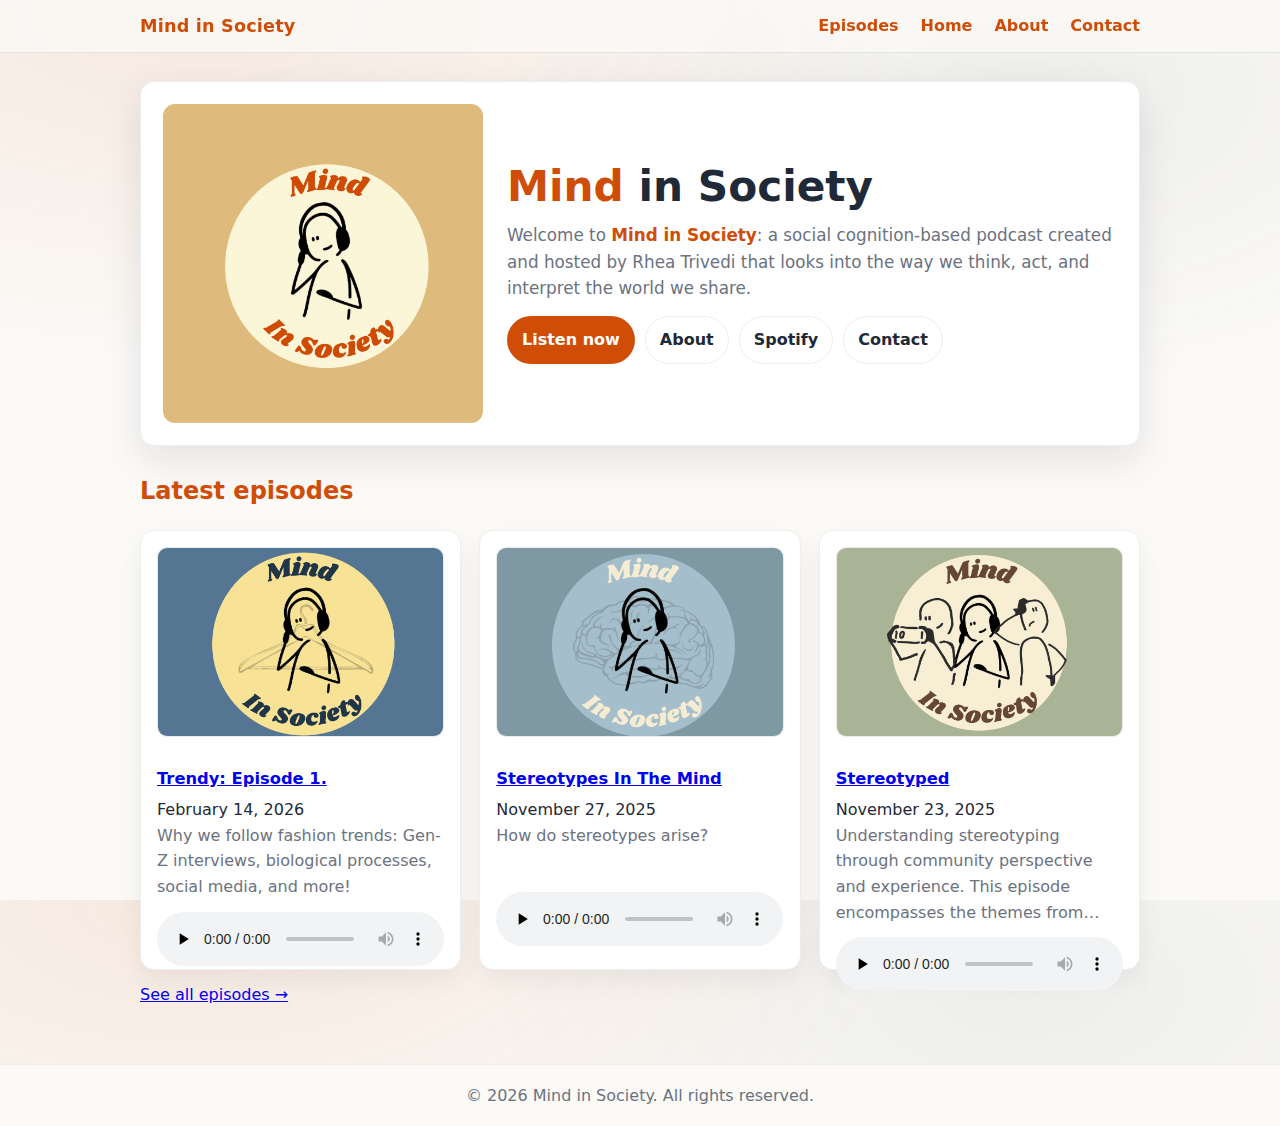
<file: index.html>
<!doctype html>
<html lang="en">
<head>
  <meta charset="utf-8" />
  <meta name="viewport" content="width=device-width,initial-scale=1" />
  <title>Mind in Society — Home</title>
  <link rel="stylesheet" href="css/styles.css">

  <link rel="icon" href="images/logo.png" sizes="32x32">
  <link rel="icon" href="images/logo.png" sizes="192x192">
  <link rel="apple-touch-icon" href="images/logo.png">
  <link rel="icon" type="image/png" href="images/logo.png">
</head>
<body>
  <div id="site-header"></div>

  <main class="site-container">
    <section class="hero hero-split">
      <div class="hero-media">
        <img src="images/logo.png" alt="Mind in Society cover art" class="hero-logo">
      </div>

      <div class="hero-copy">
        <h1><span class="mind">Mind</span> in Society</h1>

        <p>
          Welcome to <span class="mind">Mind in Society</span>: a social cognition-based podcast created and
          hosted by Rhea Trivedi that looks into the way we think, act, and interpret the world we share.
        </p>

        <div class="hero-actions">
          <a class="button primary" href="episodes.html">Listen now</a>
          <a class="button" href="about.html">About</a>
          <a class="button" href="https://open.spotify.com/show/1x2sQyo7RNG2yb5lcRJ6dx?si=89dc26b333c34d35">Spotify</a>
          <a class="button" href="contact.html">Contact</a>
        </div>
      </div>
    </section>

    <section class="latest-episodes">
      <h2 class="mind">Latest episodes</h2>
      <div id="latest-list" class="episode-grid"></div>
      <p class="see-all"><a href="episodes.html">See all episodes →</a></p>
    </section>
  </main>

  <div id="site-footer"></div>

  <script src="js/site.js" defer></script>
  <script>
    document.addEventListener('DOMContentLoaded', () => {
      site.init();
      site.renderLatestEpisodes('#latest-list', 3);
    });
  </script>
</body>
</html>
</file>
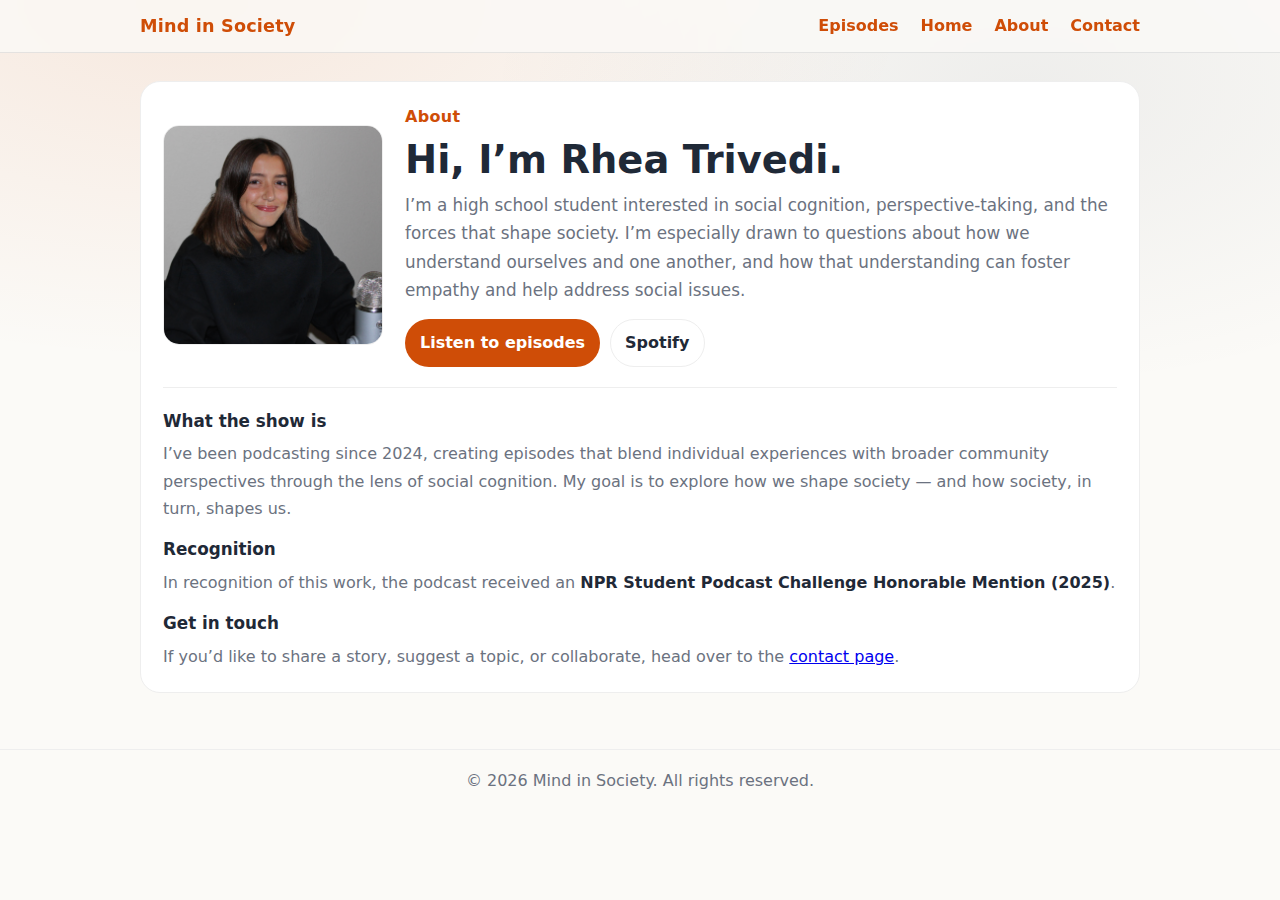
<file: about.html>
<!doctype html>
<html lang="en">
<head>
  <meta charset="utf-8" />
  <meta name="viewport" content="width=device-width,initial-scale=1" />
  <title>Mind in Society — About</title>
  <link rel="stylesheet" href="css/styles.css">
  <link rel="icon" href="images/logo.png" sizes="32x32">
  <link rel="icon" href="images/logo.png" sizes="192x192">
  <link rel="apple-touch-icon" href="images/logo.png">
  <link rel="icon" type="image/png" href="images/logo.png">
</head>
<body>
  <div id="site-header"></div>

  <main class="site-container">
    <section class="about-card">
      <div class="about-hero">
        <img src="images/rhea.jpg" alt="Rhea Trivedi" class="about-photo-lg">

        <div class="about-intro">
          <p class="kicker"><span class="mind">About</span></p>
          <h1>Hi, I’m Rhea Trivedi.</h1>
          <p class="lede">
            I’m a high school student interested in social cognition, perspective-taking, and the forces
            that shape society. I’m especially drawn to questions about how we understand ourselves and
            one another, and how that understanding can foster empathy and help address social issues.
          </p>

          <div class="about-actions">
            <a class="button primary" href="episodes.html">Listen to episodes</a>
            <a class="button" href="https://open.spotify.com/show/1x2sQyo7RNG2yb5lcRJ6dx?si=4f0c9fa5064a4646" target="_blank" rel="noopener noreferrer">
              Spotify
            </a>
          </div>
        </div>
      </div>

      <hr class="soft-divider">

      <div class="about-sections">
        <section>
          <h2>What the show is</h2>
          <p>
            I’ve been podcasting since 2024, creating episodes that blend individual experiences with
            broader community perspectives through the lens of social cognition. My goal is to explore
            how we shape society — and how society, in turn, shapes us.
          </p>
        </section>

        <section>
          <h2>Recognition</h2>
          <p>
            In recognition of this work, the podcast received an
            <span class="highlight">NPR Student Podcast Challenge Honorable Mention (2025)</span>.
          </p>
        </section>

        <section>
          <h2>Get in touch</h2>
          <p>
            If you’d like to share a story, suggest a topic, or collaborate, head over to the
            <a href="contact.html">contact page</a>.
          </p>
        </section>
      </div>
    </section>
  </main>

  <div id="site-footer"></div>

  <script src="js/site.js" defer></script>
  <script>document.addEventListener('DOMContentLoaded', () => site.init());</script>
</body>
</html>
</file>
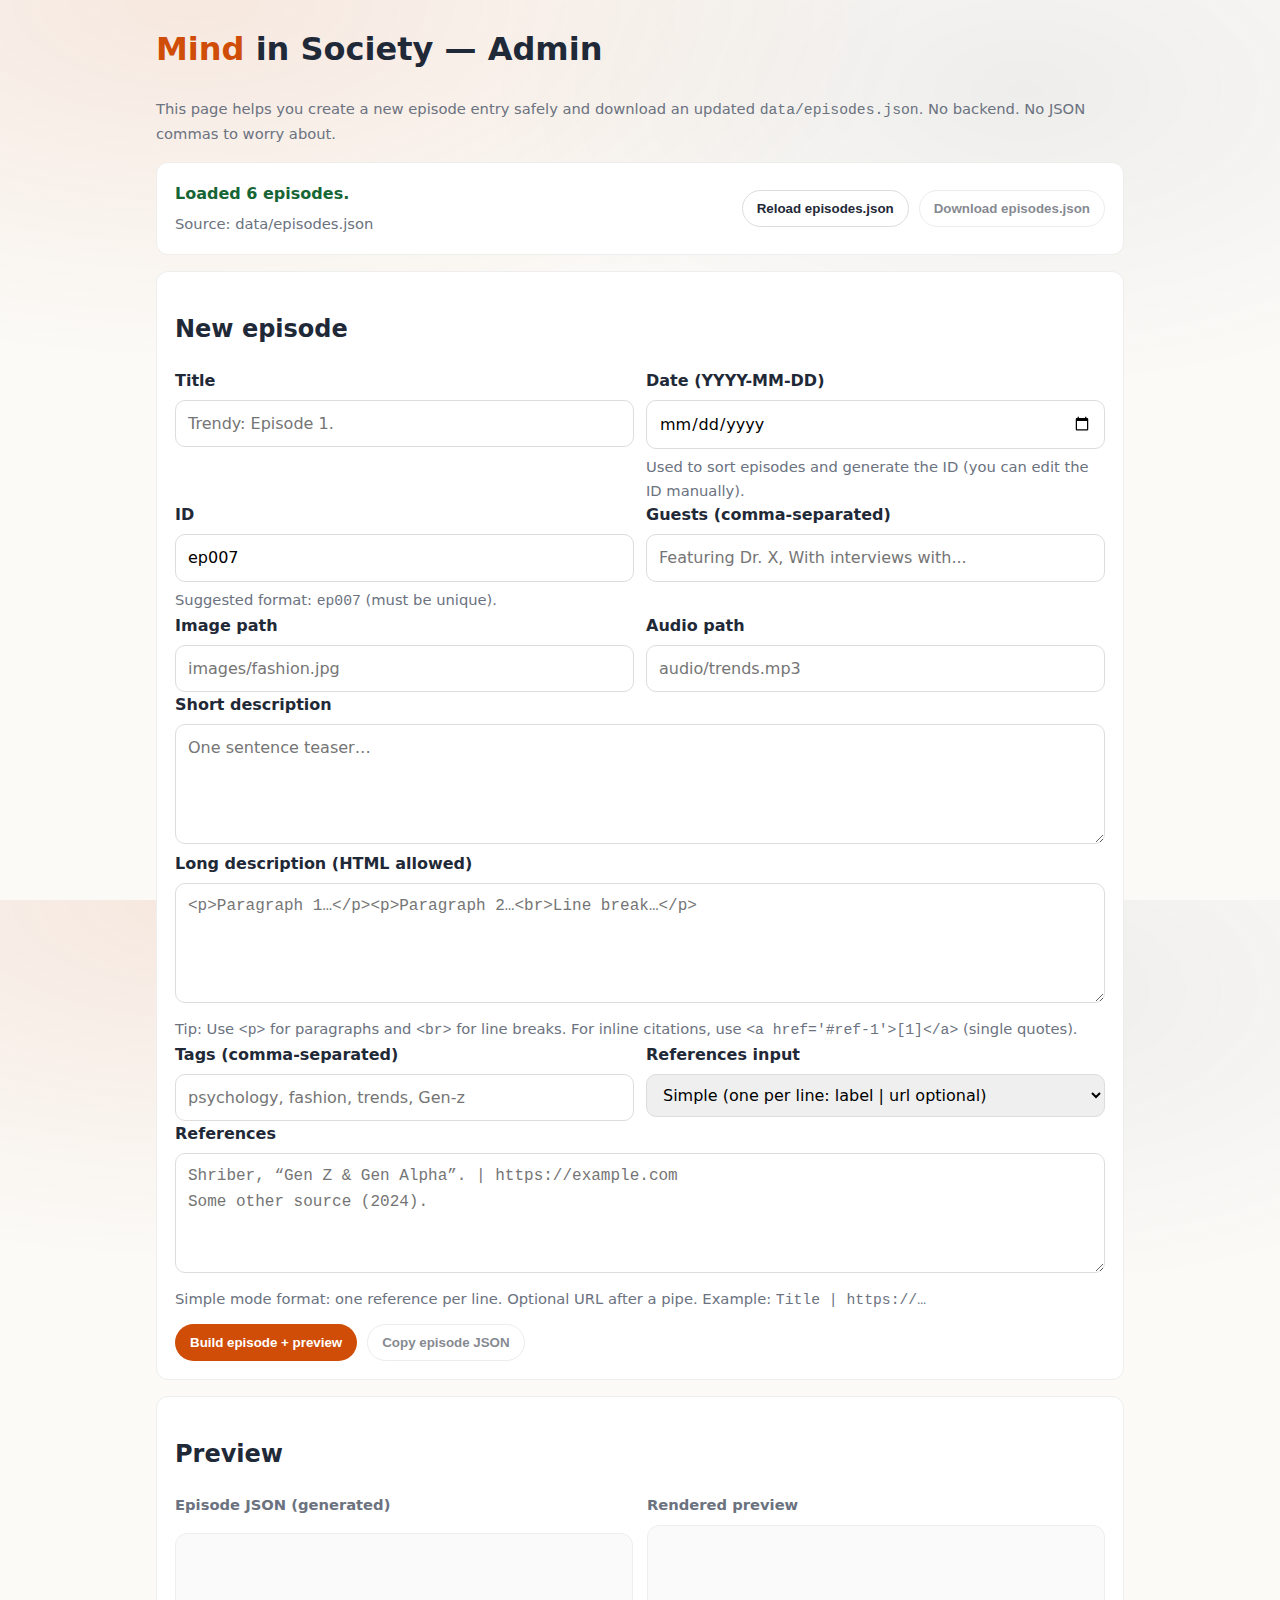
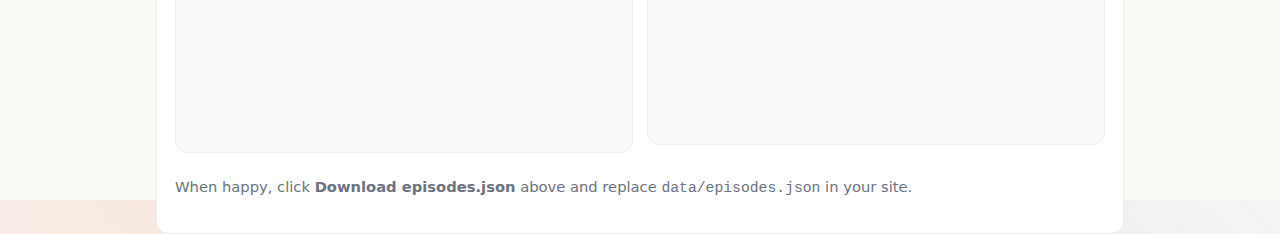
<file: admin.html>
<!doctype html>
<html lang="en">
<head>
  <meta charset="utf-8" />
  <meta name="viewport" content="width=device-width,initial-scale=1" />
  <title>Mind in Society — Admin</title>
  <link rel="stylesheet" href="css/styles.css">
  <style>
    /* admin-only styling (minimal) */
    .admin-wrap{ max-width: 1000px; margin: 24px auto 60px; padding: 0 16px; }
    .admin-card{
      background: var(--surface, #fff);
      border: 1px solid #eee;
      border-radius: 12px;
      padding: 18px;
      margin: 16px 0;
    }
    .admin-grid{ display:grid; grid-template-columns: 1fr 1fr; gap: 12px; }
    .admin-grid-1{ display:grid; grid-template-columns: 1fr; gap: 12px; }
    label{ font-weight: 700; display:block; margin-bottom: 6px; }
    input, textarea, select{
      width:100%;
      padding: 10px 12px;
      border: 1px solid #ddd;
      border-radius: 10px;
      font: inherit;
    }
    textarea{ min-height: 120px; }
    .hint{ color: var(--muted, #666); font-size: .92rem; margin-top: 6px; }
    .row{ display:flex; gap:10px; flex-wrap:wrap; align-items:center; }
    .btn{
      display:inline-flex; align-items:center; justify-content:center;
      padding:10px 14px; border-radius:999px; border:1px solid #ddd;
      background:#fff; font-weight:800; cursor:pointer;
      text-decoration:none; color: var(--text, #111);
    }
    .btn.primary{ background: var(--accent, #cf4d07); color:#fff; border-color: transparent; }
    .btn.danger{ background:#fff; border-color:#f1b7b7; color:#8a1f1f; }
    .btn:disabled{ opacity:.55; cursor:not-allowed; }
    .status{ font-weight: 700; }
    .status.ok{ color: #166534; }
    .status.bad{ color: #9f1239; }
    .mono{ font-family: ui-monospace, SFMono-Regular, Menlo, Monaco, Consolas, "Liberation Mono", "Courier New", monospace; }
    .preview{
      border: 1px solid #eee; border-radius: 12px; padding: 14px; background:#fafafa;
    }
    .split{ display:grid; grid-template-columns: 1fr 1fr; gap: 14px; }
    @media (max-width: 860px){
      .admin-grid, .split{ grid-template-columns: 1fr; }
    }
  </style>
</head>
<body>
  <div class="admin-wrap">
    <h1><span class="mind">Mind</span> in Society — Admin</h1>
    <p class="hint">
      This page helps you create a new episode entry safely and download an updated <span class="mono">data/episodes.json</span>.
      No backend. No JSON commas to worry about.
    </p>

    <div class="admin-card">
      <div class="row" style="justify-content:space-between;">
        <div>
          <div class="status" id="loadStatus">Loading episodes…</div>
          <div class="hint" id="loadHint"></div>
        </div>
        <div class="row">
          <button class="btn" id="reloadBtn" type="button">Reload episodes.json</button>
          <button class="btn" id="exportBtn" type="button" disabled>Download episodes.json</button>
        </div>
      </div>
    </div>

    <div class="admin-card">
      <h2>New episode</h2>

      <div class="admin-grid">
        <div>
          <label for="title">Title</label>
          <input id="title" type="text" placeholder="Trendy: Episode 1." />
        </div>
        <div>
          <label for="date">Date (YYYY-MM-DD)</label>
          <input id="date" type="date" />
          <div class="hint">Used to sort episodes and generate the ID (you can edit the ID manually).</div>
        </div>
      </div>

      <div class="admin-grid">
        <div>
          <label for="id">ID</label>
          <input id="id" type="text" placeholder="ep007" />
          <div class="hint">Suggested format: <span class="mono">ep007</span> (must be unique).</div>
        </div>
        <div>
          <label for="guests">Guests (comma-separated)</label>
          <input id="guests" type="text" placeholder="Featuring Dr. X, With interviews with..." />
        </div>
      </div>

      <div class="admin-grid">
        <div>
          <label for="image">Image path</label>
          <input id="image" type="text" placeholder="images/fashion.jpg" />
        </div>
        <div>
          <label for="audio">Audio path</label>
          <input id="audio" type="text" placeholder="audio/trends.mp3" />
        </div>
      </div>

      <div class="admin-grid-1">
        <div>
          <label for="shortDescription">Short description</label>
          <textarea id="shortDescription" placeholder="One sentence teaser…"></textarea>
        </div>
      </div>

      <div class="admin-grid-1">
        <div>
          <label for="longDescriptionHtml">Long description (HTML allowed)</label>
          <textarea id="longDescriptionHtml" class="mono"
            placeholder="<p>Paragraph 1…</p><p>Paragraph 2…<br>Line break…</p>"></textarea>
          <div class="hint">
            Tip: Use <span class="mono">&lt;p&gt;</span> for paragraphs and <span class="mono">&lt;br&gt;</span> for line breaks.
            For inline citations, use <span class="mono">&lt;a href='#ref-1'&gt;[1]&lt;/a&gt;</span> (single quotes).
          </div>
        </div>
      </div>

      <div class="admin-grid">
        <div>
          <label for="tags">Tags (comma-separated)</label>
          <input id="tags" type="text" placeholder="psychology, fashion, trends, Gen-z" />
        </div>
        <div>
          <label for="refMode">References input</label>
          <select id="refMode">
            <option value="simple" selected>Simple (one per line: label | url optional)</option>
            <option value="json">Raw JSON array (advanced)</option>
          </select>
        </div>
      </div>

      <div class="admin-grid-1">
        <div>
          <label for="references">References</label>
          <textarea id="references" class="mono"
            placeholder="Shriber, “Gen Z & Gen Alpha”. | https://example.com&#10;Some other source (2024)."></textarea>
          <div class="hint">
            Simple mode format: one reference per line. Optional URL after a pipe.
            Example: <span class="mono">Title | https://…</span>
          </div>
        </div>
      </div>

      <div class="row" style="margin-top:12px;">
        <button class="btn primary" id="buildBtn" type="button">Build episode + preview</button>
        <button class="btn" id="copyBtn" type="button" disabled>Copy episode JSON</button>
        <span class="status" id="formStatus"></span>
      </div>
    </div>

    <div class="admin-card">
      <h2>Preview</h2>
      <div class="split">
        <div>
          <h3 class="hint" style="margin:0 0 8px;">Episode JSON (generated)</h3>
          <pre id="jsonOut" class="preview mono" style="white-space:pre-wrap; word-break:break-word; min-height:220px;"></pre>
        </div>
        <div>
          <h3 class="hint" style="margin:0 0 8px;">Rendered preview</h3>
          <div id="htmlOut" class="preview" style="min-height:220px;"></div>
        </div>
      </div>
      <p class="hint">
        When happy, click <b>Download episodes.json</b> above and replace <span class="mono">data/episodes.json</span> in your site.
      </p>
    </div>
  </div>

<script>
(function(){
  const dataUrl = 'data/episodes.json';

  let episodes = [];
  let builtEpisode = null;

  const $ = (id) => document.getElementById(id);

  function setStatus(el, text, ok){
    el.textContent = text;
    el.className = 'status ' + (ok ? 'ok' : 'bad');
  }

  function escapeHtml(s){
    return (s||'').replace(/[&<>"']/g, c=>({'&':'&amp;','<':'&lt;','>':'&gt;','"':'&quot;',"'":'&#39;'}[c]));
  }

  function normalizeCommaList(s){
    return (s||'')
      .split(',')
      .map(x => x.trim())
      .filter(Boolean);
  }

  function nextEpId(existing){
    // Try to find max ep### and increment; fallback ep001
    let max = 0;
    for(const e of existing){
      const m = String(e.id||'').match(/^ep(\d+)$/i);
      if(m) max = Math.max(max, parseInt(m[1],10));
    }
    const n = max + 1;
    return 'ep' + String(n).padStart(3,'0');
  }

  function parseReferencesSimple(text){
    const lines = (text || '').split(/\r?\n/).map(l => l.trim()).filter(Boolean);
    return lines.map(line => {
      const parts = line.split('|').map(p => p.trim());
      const label = parts[0] || '';
      const url = parts[1] || '';
      const obj = { label };
      if(url) obj.url = url;
      return obj;
    });
  }

  function parseReferences(mode, text){
    if(!text.trim()) return [];
    if(mode === 'json'){
      const arr = JSON.parse(text);
      if(!Array.isArray(arr)) throw new Error('References JSON must be an array');
      // normalize objects
      return arr.map(r => ({
        label: String(r.label || ''),
        ...(r.url ? { url: String(r.url) } : {})
      })).filter(r => r.label);
    }
    return parseReferencesSimple(text);
  }

  function sortEpisodesByDateDesc(list){
    const hasDates = list.some(e => e && e.date);
    if(!hasDates) return list;
    return [...list].sort((a,b)=> String(b.date||'').localeCompare(String(a.date||'')));
  }

  async function loadEpisodes(){
    const loadStatus = $('loadStatus');
    const loadHint = $('loadHint');
    try{
      setStatus(loadStatus, 'Loading episodes…', true);
      loadHint.textContent = '';

      const r = await fetch(dataUrl, { cache: 'no-store' });
      if(!r.ok) throw new Error(`Fetch failed (${r.status}) for ${dataUrl}`);
      const json = await r.json();
      if(!Array.isArray(json)) throw new Error('episodes.json must be an array');

      episodes = json;
      setStatus(loadStatus, `Loaded ${episodes.length} episodes.`, true);
      loadHint.textContent = `Source: ${dataUrl}`;

      // prefill ID suggestion
      if(!$('id').value) $('id').value = nextEpId(episodes);

      $('exportBtn').disabled = true;   // enabled after build
    } catch(err){
      console.error(err);
      setStatus(loadStatus, 'Could not load episodes.json', false);
      loadHint.textContent = String(err);
      episodes = [];
    }
  }

  function buildEpisode(){
    const formStatus = $('formStatus');
    try{
      // Basic required fields
      const title = $('title').value.trim();
      const date = $('date').value.trim();
      const id = $('id').value.trim();

      if(!title) throw new Error('Title is required');
      if(!id) throw new Error('ID is required');
      if(!/^[a-zA-Z0-9_-]+$/.test(id)) throw new Error('ID may only contain letters, numbers, _ or -');
      if(episodes.some(e => String(e.id) === id)) throw new Error(`ID "${id}" already exists`);

      const shortDescription = $('shortDescription').value.trim();
      const longDescriptionHtml = $('longDescriptionHtml').value.trim();

      const image = $('image').value.trim();
      const audio = $('audio').value.trim();

      if(!image) throw new Error('Image path is required (e.g., images/foo.jpg)');
      if(!audio) throw new Error('Audio path is required (e.g., audio/foo.mp3)');

      const guests = normalizeCommaList($('guests').value);
      const tags = normalizeCommaList($('tags').value);

      const refMode = $('refMode').value;
      const references = parseReferences(refMode, $('references').value);

      // If they didn't provide HTML, create a basic paragraph from plain text.
      const longHtml = longDescriptionHtml
        ? longDescriptionHtml
        : (shortDescription ? `<p>${escapeHtml(shortDescription)}</p>` : '');

      builtEpisode = {
        id,
        title,
        shortDescription,
        longDescriptionHtml: longHtml,
        image,
        audio,
        guests,
        date,
        tags,
        ...(references.length ? { references } : {})
      };

      // Show JSON
      $('jsonOut').textContent = JSON.stringify(builtEpisode, null, 2);

      // Render preview (simple)
      const refs = (builtEpisode.references || []).map((r, i) => {
        const label = escapeHtml(r.label);
        const num = `[${i+1}]`;
        if (r.url) {
          return `<li id="ref-${i+1}"><span class="ref-num">${num}</span> <a href="${escapeHtml(r.url)}" target="_blank" rel="noopener noreferrer">${label}</a></li>`;
        }
        return `<li id="ref-${i+1}"><span class="ref-num">${num}</span> ${label}</li>`;
      }).join('');

      $('htmlOut').innerHTML = `
        <div class="episode-detail">
          <header class="episode-head">
            <h2 style="margin:0 0 6px;">${escapeHtml(builtEpisode.title)}</h2>
            <div class="episode-sub" style="color:var(--muted); font-weight:600;">
              ${builtEpisode.date ? escapeHtml(builtEpisode.date) : ''}${builtEpisode.guests.length ? ' • ' + escapeHtml(builtEpisode.guests.join(', ')) : ''}
            </div>
            <div class="episode-tags" style="margin-top:10px;">
              ${(builtEpisode.tags||[]).map(t=>`<span class="tag">${escapeHtml(t)}</span>`).join(' ')}
            </div>
          </header>

          <div class="episode-layout" style="margin-top:14px;">
            <aside class="episode-media">
              <img src="${escapeHtml(builtEpisode.image)}" alt="${escapeHtml(builtEpisode.title)}" style="max-width:100%; border-radius:12px;">
              <audio class="episode-audio" controls preload="none" src="${escapeHtml(builtEpisode.audio)}" style="width:100%; margin-top:10px;"></audio>
            </aside>
            <article class="episode-body">
              ${builtEpisode.longDescriptionHtml}
              ${refs ? `
                <section class="episode-refs">
                  <h3 style="margin:18px 0 10px; font-size:.95rem; text-transform:uppercase; letter-spacing:.08em; color:var(--muted);">References</h3>
                  <ol class="refs-list">${refs}</ol>
                </section>` : ''
              }
            </article>
          </div>
        </div>
      `;

      setStatus(formStatus, 'Built successfully.', true);
      $('copyBtn').disabled = false;
      $('exportBtn').disabled = false;

    } catch(err){
      console.error(err);
      builtEpisode = null;
      $('jsonOut').textContent = '';
      $('htmlOut').innerHTML = '';
      setStatus(formStatus, String(err.message || err), false);
      $('copyBtn').disabled = true;
      $('exportBtn').disabled = true;
    }
  }

  function download(filename, text){
    const blob = new Blob([text], { type: 'application/json' });
    const url = URL.createObjectURL(blob);
    const a = document.createElement('a');
    a.href = url;
    a.download = filename;
    document.body.appendChild(a);
    a.click();
    a.remove();
    URL.revokeObjectURL(url);
  }

  function exportEpisodes(){
    if(!builtEpisode){
      alert('Build the episode first.');
      return;
    }
    // Insert at top, then sort by date desc (so newest stays on top)
    const updated = sortEpisodesByDateDesc([builtEpisode, ...episodes]);
    download('episodes.json', JSON.stringify(updated, null, 2));
  }

  async function copyEpisodeJson(){
    const text = $('jsonOut').textContent || '';
    if(!text) return;
    try{
      await navigator.clipboard.writeText(text);
      alert('Episode JSON copied to clipboard.');
    }catch{
      alert('Could not access clipboard. You can manually select/copy the JSON text.');
    }
  }

  function autoSuggestId(){
    // If ID is blank or looks auto-generated, keep it updated.
    const current = $('id').value.trim();
    if(!current || /^ep\d{3}$/i.test(current)){
      $('id').value = nextEpId(episodes);
    }
  }

  // Wire events
  $('buildBtn').addEventListener('click', buildEpisode);
  $('exportBtn').addEventListener('click', exportEpisodes);
  $('copyBtn').addEventListener('click', copyEpisodeJson);
  $('reloadBtn').addEventListener('click', loadEpisodes);

  $('title').addEventListener('input', autoSuggestId);

  // Load on startup
  loadEpisodes();
})();
</script>

</body>
</html>
</file>
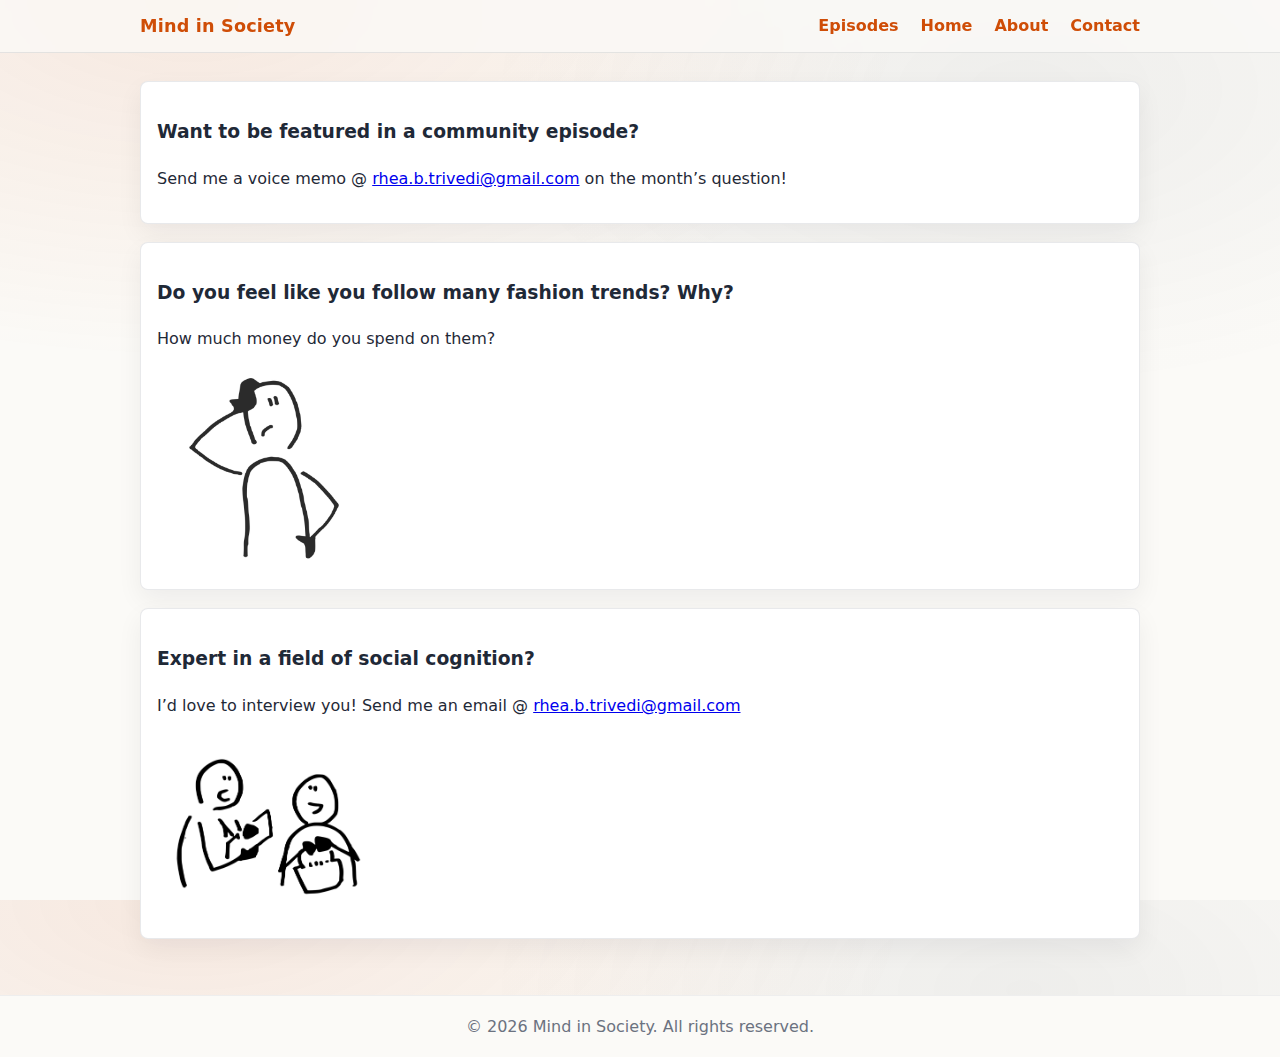
<file: contact.html>
<!doctype html>
<html lang="en">
<head>
  <meta charset="utf-8" />
  <meta name="viewport" content="width=device-width,initial-scale=1" />
  <title>Mind in Society — Contact</title>
  <link rel="stylesheet" href="css/styles.css">
</head>
<body>
  <div id="site-header"></div>

  <main class="site-container">
    <section class="contact-grid">
      <div class="contact-card">
        <h3>Want to be featured in a community episode?</h3>
        <p>Send me a voice memo @ <a href="mailto:rhea.b.trivedi@gmail.com">rhea.b.trivedi@gmail.com</a> on the month’s question!</p>
      </div>

      <div class="contact-card">
        <h3>Do you feel like you follow many fashion trends? Why?</h3>
        <p>How much money do you spend on them?</p>
        <img src="images/scratch.jpg" alt="Person scratching head" class="contact-image">
      </div>

      <div class="contact-card">
        <h3>Expert in a field of social cognition?</h3>
        <p>I’d love to interview you! Send me an email @ <a href="mailto:rhea.b.trivedi@gmail.com">rhea.b.trivedi@gmail.com</a></p>
        <img src="images/expert.jpg" alt="Expert" class="contact-image">
      </div>
    </section>
  </main>

  <div id="site-footer"></div>

  <script src="js/site.js" defer></script>
  <script>document.addEventListener('DOMContentLoaded', () => site.init());</script>
</body>
</html>
</file>
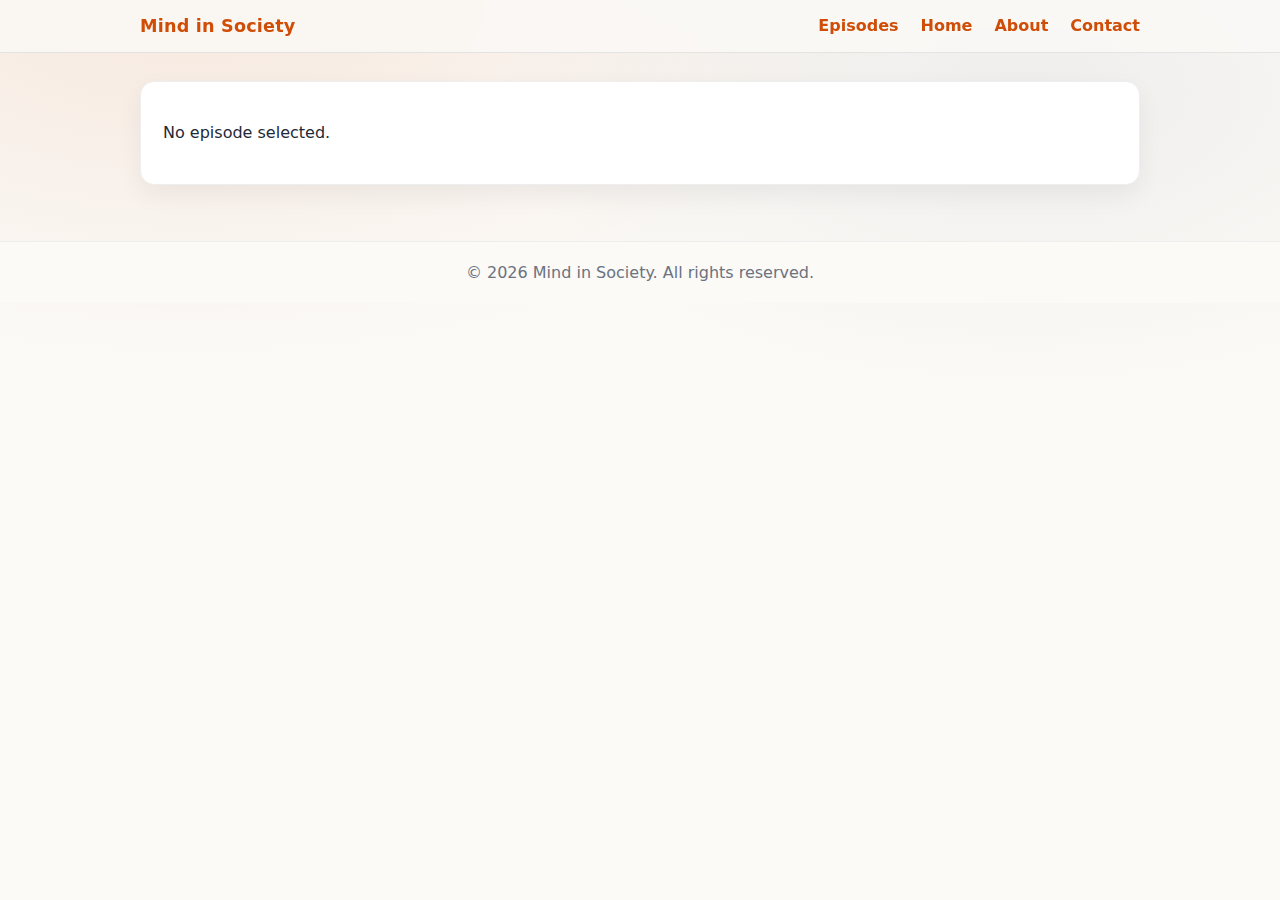
<file: episode.html>
<!doctype html>
<html lang="en">
<head>
  <meta charset="utf-8" />
  <meta name="viewport" content="width=device-width,initial-scale=1" />
  <title>Mind in Society — Episode</title>
  <link rel="stylesheet" href="css/styles.css">
  <link rel="icon" href="images/logo.png" sizes="32x32">
  <link rel="icon" href="images/logo.png" sizes="192x192">
  <link rel="apple-touch-icon" href="images/logo.png">
  <link rel="icon" type="image/png" href="images/logo.png">
  <link rel="icon" type="image/png" href="images/logo.png">
</head>
<body>
  <div id="site-header"></div>

  <main class="site-container">
    <article id="episode-detail" class="episode-detail"></article>
  </main>

  <div id="site-footer"></div>

  <script src="js/site.js" defer></script>
  <script>
    document.addEventListener('DOMContentLoaded', () => {
      site.init();
      site.renderEpisodeDetail('#episode-detail');
    });
  </script>
</body>
</html>
</file>
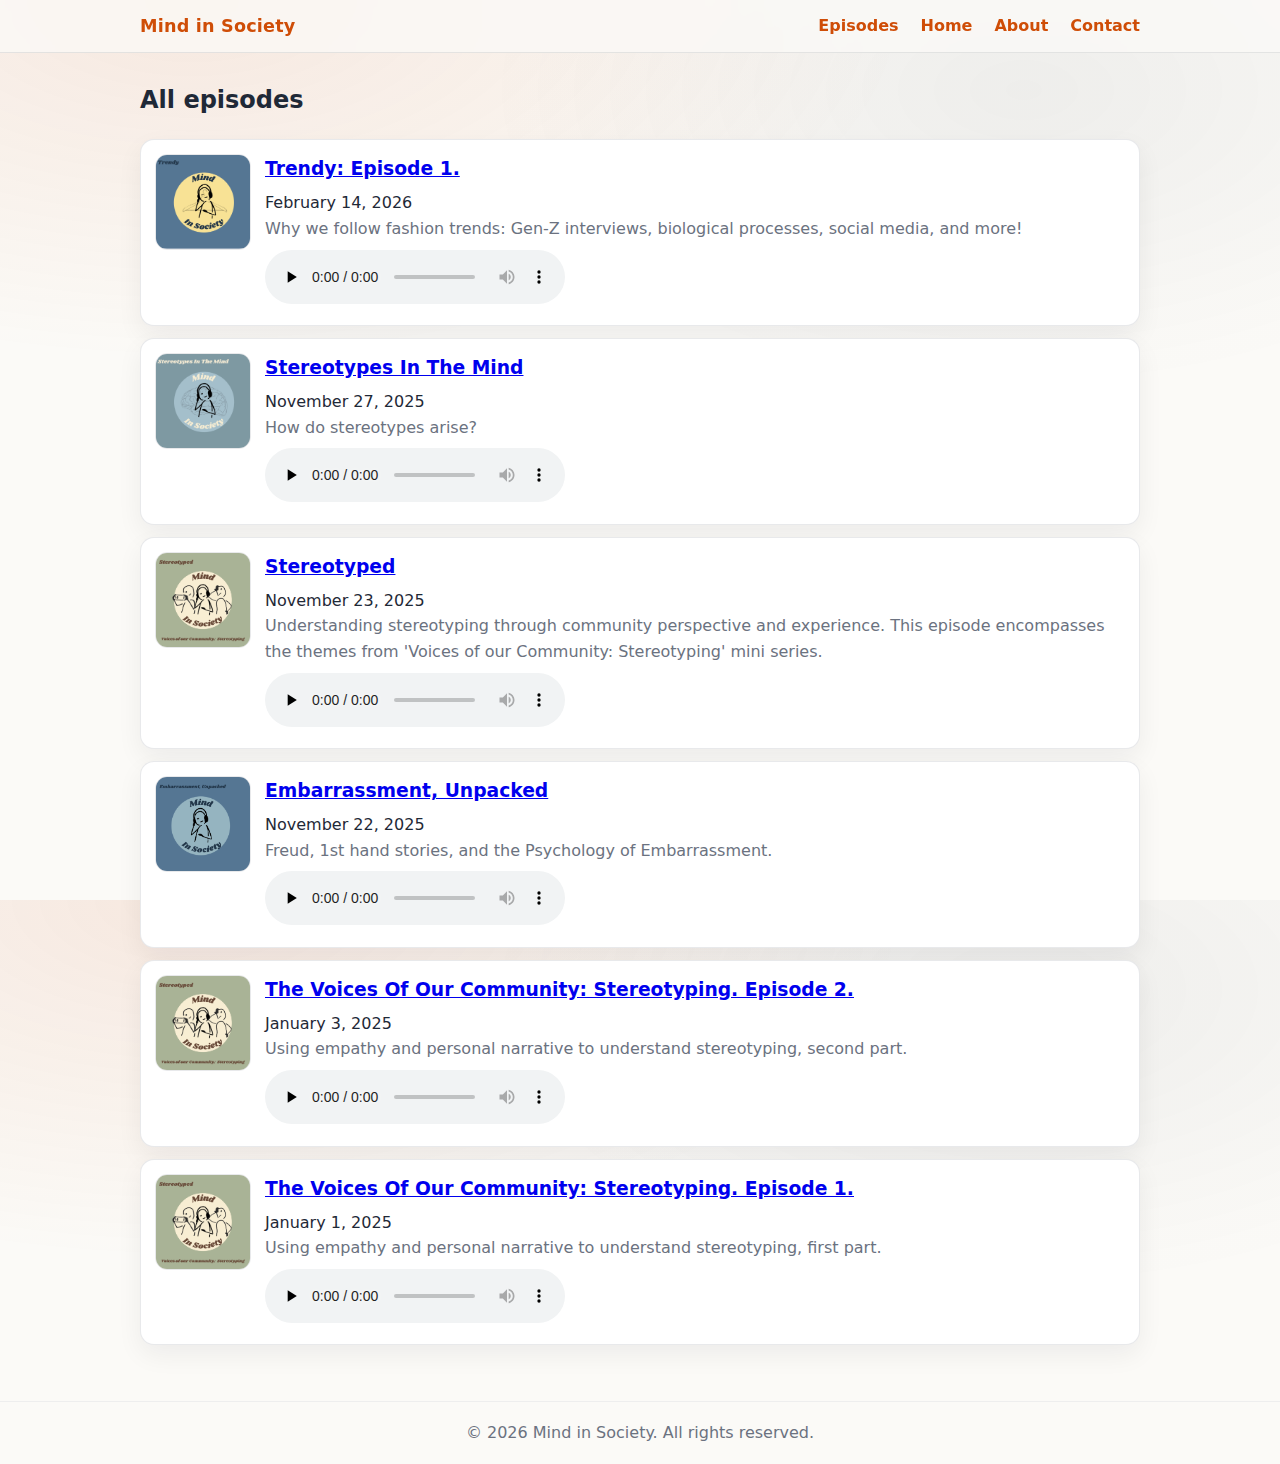
<file: episodes.html>
<!doctype html>
<html lang="en">
<head>
  <meta charset="utf-8" />
  <meta name="viewport" content="width=device-width,initial-scale=1" />
  <title>Mind in Society — Episodes</title>
  <link rel="stylesheet" href="css/styles.css">
  <link rel="icon" href="images/logo.png" sizes="32x32">
  <link rel="icon" href="images/logo.png" sizes="192x192">
  <link rel="apple-touch-icon" href="images/logo.png">
  <link rel="icon" type="image/png" href="images/logo.png">
  <link rel="icon" type="image/png" href="images/logo.png">
</head>
<body>
  <div id="site-header"></div>

  <main class="site-container">
    <section class="episodes-section">
      <h2>All episodes</h2>
      <div id="episodes-list" class="episodes-list"></div>
    </section>
  </main>

  <div id="site-footer"></div>

  <script src="js/site.js" defer></script>
  <script>
    document.addEventListener('DOMContentLoaded', () => {
      site.init();
      site.renderAllEpisodes('#episodes-list');
    });
  </script>
</body>
</html>
</file>
<file: css/styles.css>
:root{
  --accent: #cf4d07;
  --accent-dark: #a33a06;
  --text: #1f2937;
  --muted: #6b7280;

  --max-width: 1040px;
  --radius: 14px;

  --bg: #fbfaf7;
  --surface: #ffffff;
  --surface-2: rgba(255,255,255,.72);

  --border: rgba(31,41,55,.10);
  --shadow: 0 14px 40px rgba(17,24,39,.10);

  --font: ui-sans-serif, system-ui, -apple-system, Segoe UI, Roboto, Helvetica, Arial, "Apple Color Emoji","Segoe UI Emoji";
}
body{
  margin:0;
  font-family:var(--font);
  color:var(--text);
  background:
    radial-gradient(1200px 600px at 15% 0%, rgba(207,77,7,.10), transparent 60%),
    radial-gradient(900px 500px at 80% 10%, rgba(31,41,55,.06), transparent 60%),
    var(--bg);
  -webkit-font-smoothing:antialiased;
  -moz-osx-font-smoothing:grayscale;
  line-height:1.6;
}
*{box-sizing:border-box}
html,body{height:100%}
/* centered main with blank bars to left/right */

.site-container{
  max-width:var(--max-width);
  margin:28px auto 56px;
  padding:0 20px;
}

/* Header */
.site-header-inner{
  position:sticky;
  top:0;
  z-index:50;
  backdrop-filter: blur(10px);
  background: rgba(251,250,247,.75);
  border-bottom:1px solid var(--border);
}

.header-wrap{
  max-width:var(--max-width);
  margin:0 auto;
  padding:12px 20px;
  display:flex;
  align-items:center;
  justify-content:space-between;
  gap:16px;
}

.brand{
  display:flex;
  align-items:center;
  justify-content:space-between;
  gap:12px;
}

.brand-link{
  font-weight:800;
  letter-spacing:.2px;
  color:var(--accent);
  text-decoration:none;
  font-size:1.1rem;
}

.site-nav ul{
  display:flex;
  gap:18px;
  list-style:none;
  margin:0;
  padding:0;
}

.site-nav a{
  color:var(--muted);
  text-decoration:none;
  font-weight:700;
  transition: color .15s ease, transform .12s ease;
}
.site-nav a:hover,
.site-nav a:focus{
  color:var(--text);
  transform:translateY(-1px);
}
/* 
.site-header-inner{
  background:var(--bg);
  border-bottom:1px solid #eee;
  position:sticky;
  top:0;
  z-index:50;
  display:flex;
  justify-content:center;
}

.site-header-inner > .brand{
  width:100%;
  max-width:var(--max-width);
  display:flex;
  align-items:center;
  justify-content:space-between;
  padding:12px 20px;
}

.brand-link{
  font-weight:700;
  color:#cf4d07;
  text-decoration:none;
  font-size:1.1rem;
} */

/* Nav */
.site-nav ul{
  display:flex;
  gap:16px;
  list-style:none;
  margin:0;
  padding:0;
}

.site-nav a{
  color:var(--accent);
  text-decoration:none;
  font-weight:600;
  transition:color .18s ease, transform .12s ease;
}

.site-nav a:hover,
.site-nav a:focus{
  color:var(--accent-dark);
  transform:translateY(-2px);
}

/* mobile toggle */
.nav-toggle{
  display:none;
  border:0;
  background:transparent;
  font-size:20px;
  cursor:pointer;
}

/* Hero */
.hero{
  text-align:center;
  margin:18px 0 26px;
  padding:26px 18px;
  background: var(--surface-2);
  border: 1px solid var(--border);
  border-radius: calc(var(--radius) + 6px);
  box-shadow: var(--shadow);
}

.hero h1{
  margin:14px 0 8px;
  font-size: clamp(30px, 3.3vw, 44px);
  line-height:1.15;
}
.hero p{
  margin:0 auto;
  max-width: 62ch;
  color: var(--muted);
  font-size: 1.05rem;
}

.hero-logo{
  max-width:240px;
  width:58%;
  height:auto;
  display:block;
  margin:0 auto;
  border-radius: 18px;
}
/* 
.hero{
  text-align:center;
  margin:28px 0;
}
.hero-logo{
  max-width:280px;
  width:60%;
  height:auto;
  display:block;
  margin:0 auto;
} */

/* Episodes list styling */
.episode-grid{
  display:grid;
  grid-template-columns:1fr;
  gap:18px;
}

.episode-card,
.episodes-list .episode-row,
.episode-detail,
.contact-card{
  background: var(--surface);
  border: 1px solid var(--border);
  border-radius: var(--radius);
  box-shadow: 0 10px 26px rgba(17,24,39,.06);
}

.episode-card{
  display:flex;
  flex-direction:column;
  gap:12px;
  padding:14px;
}

.episode-card img{
  width:100%;
  aspect-ratio: 1 / 1;
  height:auto;
  object-fit:cover;
  border-radius: 12px;
  border: 1px solid var(--border);
}

.episode-card .meta h3{
  margin:4px 0 6px;
  font-size:1.05rem;
  line-height:1.25;
}
.episode-card .meta p{
  margin:0 0 10px;
  color:var(--muted);
}

.episode-card audio{
  width:100%;
}

@media (min-width:700px){
  .episode-grid{ grid-template-columns: repeat(3, 1fr); }
}
/* 
.episode-card{
  display:flex;
  gap:14px;
  align-items:flex-start;
  padding:14px;
  background:var(--surface);
  border-radius:var(--radius);
}

.episode-card img{
  width:120px;
  height:120px;
  object-fit:cover;
  border-radius:6px;
  flex-shrink:0;
}

.episode-card .meta{
  flex:1;
}
.episode-card .meta h3{
  margin:0 0 6px 0;
  font-size:1.05rem;
}
.episode-card .meta p{
  margin:0 0 8px 0;
  color:var(--muted);
}
.episode-card .meta .audio{
  margin-top:6px;
} */

/* episodes list (full page) */
.episodes-list .episode-row{
  display:grid;
  grid-template-columns: 96px 1fr;
  gap:14px;
  align-items:start;
  padding:14px;
  margin-bottom:12px;
}
.episode-row img{
  width:96px;
  height:96px;
  border-radius:12px;
  border:1px solid var(--border);
}
.episode-row .row-right p{ color:var(--muted); }
/* 
.episodes-list .episode-row{
  display:flex;
  gap:14px;
  align-items:flex-start;
  padding:14px;
  margin-bottom:12px;
  background:var(--surface);
  border-radius:8px;
}

.episode-row img{
  width:96px;
  height:96px;
  object-fit:cover;
  border-radius:6px;
} */

.episode-row .row-right h3{margin:0 0 6px 0}
.episode-row .row-right p{margin:0 0 8px 0;color:var(--muted)}

/* episode detail page */
.episode-detail{
  padding:22px;
}
.episode-detail h1{
  margin:0 0 8px;
  line-height:1.15;
}
.episode-detail img{
  max-width:420px;
  width:100%;
  border-radius:12px;
  border:1px solid var(--border);
  margin:12px 0;
}
.episode-detail p{
  max-width: 75ch;
}

/* 
.episode-detail{
  background:var(--surface);
  padding:20px;
  border-radius:8px;
}
.episode-detail img{max-width:320px;width:100%;height:auto;border-radius:6px;margin-bottom:12px} */

.episode-detail .guests{font-weight:600;color:var(--muted);margin-bottom:8px}

/* about/contact */
.about-grid{
  display:grid;
  grid-template-columns:160px 1fr;
  gap:20px;
  align-items:center;
}
.about-photo{width:160px;height:160px;object-fit:cover;border-radius:8px}

.contact-grid{
  display:grid;
  gap:18px;
}
.contact-card{
  background:var(--surface);
  padding:16px;
  border-radius:8px;
}
.contact-image{max-width:220px;width:100%;height:auto;margin-top:8px;border-radius:6px}

/* footer */
.site-footer-inner{
  border-top:1px solid #eee;
  background:var(--bg);
  padding:18px 20px;
  text-align:center;
}
.site-footer-inner p{margin:0;color:var(--muted)}

/* utility */
.see-all{margin-top:12px}
.sr-only{
  position:absolute!important;
  height:1px;width:1px;overflow:hidden;clip:rect(1px,1px,1px,1px);white-space:nowrap;border:0;padding:0;margin:-1px;
}

/* Responsive */
@media (min-width:700px){
  .episode-grid{grid-template-columns:repeat(3,1fr)}
  .site-nav ul{gap:22px}
}

@media (max-width:699px){
  .site-header-inner{padding:0}
  .nav-toggle{display:inline-block}
  .site-nav{
    display:none;
    width:100%;
    background:var(--bg);
    position:absolute;
    left:0;
    top:100%;
    border-top:1px solid #eee;
  }
  .site-nav[aria-hidden="false"]{display:block}
  .site-nav ul{flex-direction:column;padding:10px}
  .about-grid{grid-template-columns:1fr; text-align:center}
  .about-photo{margin:0 auto}
  .episode-grid{grid-template-columns:1fr}
  .episode-row{flex-direction:row}
}
.mind {
  color: #cf4d07;
  font-weight: bold;
}
.button{
  display:inline-flex;
  align-items:center;
  justify-content:center;
  padding:10px 14px;
  border-radius:12px;
  border:1px solid var(--border);
  background: var(--surface);
  font-weight:800;
  color: var(--text);
  text-decoration:none;
}
.button.primary{
  background: var(--accent);
  border-color: transparent;
  color: #fff;
}
.button.primary:hover{ filter: brightness(.96); }
/* --- Split hero (image left, text right) --- */
.hero.hero-split{
  text-align:left;
  display:grid;
  grid-template-columns: 320px 1fr;
  gap:24px;
  align-items:center;

  padding:22px;
  background: var(--surface);
  border: 1px solid #eee;
  border-radius: var(--radius);
}

.hero-media{
  display:flex;
  justify-content:center;
}

.hero.hero-split .hero-logo{
  width:100%;
  max-width:320px;
  border-radius: 12px;
}

/* Hero copy */
.hero-copy h1{
  margin:0 0 10px;
  line-height:1.15;
}

.hero-copy p{
  margin:0 0 14px;
  color: var(--muted);
  max-width: 65ch;
}

/* Buttons */
.hero-actions{
  display:flex;
  gap:10px;
  flex-wrap:wrap;
}

.button{
  display:inline-flex;
  align-items:center;
  justify-content:center;
  padding:10px 14px;
  border-radius: 999px;
  border:1px solid #eee;
  background:#fff;
  font-weight:700;
  color: var(--text);
  text-decoration:none;
}

.button.primary{
  background: var(--accent);
  color:#fff;
  border-color: transparent;
}

.button:hover{ text-decoration:none; }
.button.primary:hover{ filter: brightness(.96); }

/* Mobile */
@media (max-width: 820px){
  .hero.hero-split{
    grid-template-columns: 1fr;
    text-align:center;
  }
  .hero-actions{ justify-content:center; }
  .hero-copy p{ margin-left:auto; margin-right:auto; }
}

/* Episode detail: media left, text right */
.episode-detail{
  background: var(--surface);
  padding: 22px;
  border-radius: var(--radius);
  border: 1px solid #eee;
}

.episode-head h1{ margin: 0 0 8px; line-height: 1.15; }
.episode-sub{ display:flex; gap:12px; flex-wrap:wrap; color: var(--muted); font-weight:600; }
.episode-tags{ margin-top:10px; }

.tag{
  display:inline-flex;
  padding:4px 10px;
  border-radius:999px;
  border:1px solid #eee;
  background: rgba(207,77,7,.06);
  color: var(--accent-dark);
  font-weight:800;
  font-size:.8rem;
  margin-right:6px;
}

/* Key layout */
.episode-layout{
  display:grid;
  grid-template-columns: 340px 1fr;
  gap: 22px;
  align-items:start;
  margin-top: 16px;
}

.episode-media img{
  width:100%;
  height:auto;
  border-radius: 12px;
  display:block;
  object-fit: cover;
}

.episode-audio{
  width:100%;
  margin-top:10px;
  display:block;
}

/* Rich text styling for longDescriptionHtml */
.episode-body p{ margin: 0 0 12px; }
.episode-body ul, .episode-body ol{ margin: 0 0 12px 20px; }
.episode-body a{ color: var(--accent); font-weight:700; }
.episode-body blockquote{
  margin: 12px 0;
  padding: 10px 12px;
  border-left: 4px solid rgba(207,77,7,.35);
  background: #fafafa;
  border-radius: 8px;
}

/* References */
.episode-refs{
  margin-top:28px;
  padding:18px 20px;
  background:#fafafa;
  border:1px solid #eee;
  border-radius:12px;
  font-size:.95rem;
}
.refs-list li{
  margin:10px 0;
  line-height:1.55;
  padding-left:42px;
  position:relative;
}

.ref-num{
  position:absolute;
  left:0;
  font-weight:700;
  color:var(--accent);
}

.episode-refs h2{
  font-size:.95rem;
  text-transform:uppercase;
  letter-spacing:.08em;
  color:var(--muted);
  margin:0 0 12px;
}

.refs-list{
  margin:0;
  padding-left: 0;
  list-style: none;
}
.refs-list a{
  color:var(--text);
  font-weight:600;
}

.refs-list a:hover{
  color:var(--accent);
}


/* Responsive: stack on mobile */
@media (max-width: 820px){
  .episode-layout{
    grid-template-columns: 1fr;
  }
}
/* Latest episodes: fixed-size, vertical cards */
.latest-episodes .episode-grid{
  display:grid;
  grid-template-columns: 1fr;
  gap:18px;
}

@media (min-width:700px){
  .latest-episodes .episode-grid{
    grid-template-columns: repeat(3, 1fr);
  }
}
/* Latest episodes grid */
.latest-episodes .episode-grid{
  display:grid;
  grid-template-columns:1fr;
  gap:18px;
}

@media (min-width:700px){
  .latest-episodes .episode-grid{
    grid-template-columns:repeat(3,1fr);
  }
}

/* Card layout */
.latest-episodes .episode-card{
  display:flex;
  flex-direction:column;
  padding:16px;
  background:var(--surface);
  border:1px solid #eee;
  border-radius:var(--radius);
  height:440px;              /* fixed card height */
}

/* Image */
.latest-episodes .episode-card img{
  width:100%;
  height:190px;
  object-fit:cover;
  border-radius:10px;
  margin-bottom:12px;
}

/* Meta wrapper */
.latest-episodes .episode-card .meta{
  display:flex;
  flex-direction:column;
  flex:1;                    /* fills remaining space */
}

/* Title */
.latest-episodes .episode-card h3{
  margin:0 0 8px 0;
  font-size:1.02rem;
}

/* Description grows */
.latest-episodes .episode-card .meta p{
  margin:0;
  color:var(--muted);
  flex:1;                    /* pushes audio down */
  overflow:hidden;
  display:-webkit-box;
  -webkit-box-orient:vertical;
  -webkit-line-clamp:4;       /* clamp lines */
  line-clamp:4;
}

/* Audio pinned to bottom */
.latest-episodes .episode-card .audio{
  margin-top:12px;
}

.latest-episodes .episode-card audio{
  width:100%;
}
/* About page card */
.about-card{
  background: var(--surface);
  border: 1px solid #eee;
  border-radius: calc(var(--radius) + 6px);
  padding: 22px;
}

/* About hero layout */
.about-hero{
  display: grid;
  grid-template-columns: 220px 1fr;
  gap: 22px;
  align-items: center;
}

.about-photo-lg{
  width: 220px;
  height: 220px;
  object-fit: cover;
  border-radius: 16px;
  border: 1px solid #eee;
}

/* Typography */
.kicker{
  margin: 0 0 8px;
  font-weight: 800;
  letter-spacing: .02em;
  color: var(--muted);
}

.about-intro h1{
  margin: 0 0 10px;
  line-height: 1.12;
  font-size: clamp(28px, 3vw, 42px);
}

.lede{
  margin: 0 0 14px;
  color: var(--muted);
  font-size: 1.05rem;
  line-height: 1.7;
  max-width: 70ch;
}

/* Buttons (works with your existing .button styles if you already added them) */
.about-actions{
  display: flex;
  gap: 10px;
  flex-wrap: wrap;
}

/* Divider */
.soft-divider{
  border: 0;
  border-top: 1px solid #eee;
  margin: 20px 0;
}

/* Sections grid */
.about-sections{
  display: grid;
  grid-template-columns: 1fr;
  gap: 14px;
}

.about-sections h2{
  margin: 0 0 6px;
  font-size: 1.05rem;
}

.about-sections p{
  margin: 0;
  color: var(--muted);
  line-height: 1.7;
}

.highlight{
  font-weight: 800;
  color: var(--text);
}

/* Mobile */
@media (max-width: 820px){
  .about-hero{
    grid-template-columns: 1fr;
    text-align: center;
  }
  .about-photo-lg{
    margin: 0 auto;
  }
  .about-actions{
    justify-content: center;
  }
  .lede{
    margin-left:auto;
    margin-right:auto;
  }
}
/* Contact hero */
.contact-hero{
  background: var(--surface);
  border: 1px solid #eee;
  border-radius: calc(var(--radius) + 6px);
  padding: 22px;
  margin-bottom: 18px;
}

.contact-hero .kicker{
  margin:0 0 8px;
  font-weight: 900;
  letter-spacing: .02em;
  color: var(--muted);
}

.contact-hero h1{
  margin:0 0 10px;
  line-height: 1.12;
  font-size: clamp(28px, 3vw, 42px);
}

.contact-hero .lede{
  margin:0 0 14px;
  color: var(--muted);
  font-size: 1.05rem;
  line-height: 1.7;
  max-width: 70ch;
}

.contact-actions{
  display:flex;
  gap:10px;
  flex-wrap:wrap;
}

/* Square-ish tiles */
.contact-tiles{
  display:grid;
  grid-template-columns: 1fr;
  gap: 14px;
}

@media (min-width: 820px){
  .contact-tiles{
    grid-template-columns: repeat(3, 1fr);
  }
}

/* Tile card */
.tile{
  background: #fff;
  border: 1px solid #eee;
  border-radius: 18px;
  padding: 16px;
  display:flex;
  flex-direction:column;
  min-height: 360px; /* keeps them feeling square-ish */
  box-shadow: 0 10px 30px rgba(17,24,39,.06);
  transition: transform .18s ease, box-shadow .18s ease;
}

.tile:hover{
  transform: translateY(-4px);
  box-shadow: 0 16px 40px rgba(17,24,39,.10);
}

.tile-top{
  display:flex;
  flex-direction:column;
  gap:8px;
}

.tile-icon{
  width: 44px;
  height: 44px;
  border-radius: 14px;
  display:flex;
  align-items:center;
  justify-content:center;
  background: rgba(207,77,7,.08);
  border: 1px solid rgba(207,77,7,.12);
  font-size: 22px;
}

.tile h2{
  margin:0;
  font-size: 1.08rem;
  line-height: 1.25;
}

.tile p{
  margin:0;
  color: var(--muted);
  line-height: 1.65;
}

.tile strong{ color: var(--text); }

.tile-media{
  margin-top: 12px;
  border-radius: 14px;
  overflow:hidden;
  border: 1px solid #eee;
}

.tile-media img{
  width: 100%;
  height: 150px;
  object-fit: cover;
  display:block;
  object-position: center 40%;  /* move image down */
}

/* CTA pinned to bottom */
.tile-bottom{
  margin-top: auto;
  padding-top: 14px;
}

.tile-cta{
  display:inline-flex;
  font-weight: 900;
  color: var(--accent);
  text-decoration:none;
}

.tile-cta:hover{
  color: var(--accent-dark);
  text-decoration:none;
}

/* Links inside tile text */
.tile a{
  color: var(--accent);
  font-weight: 800;
}
.tile a:hover{ color: var(--accent-dark); }
</file>
